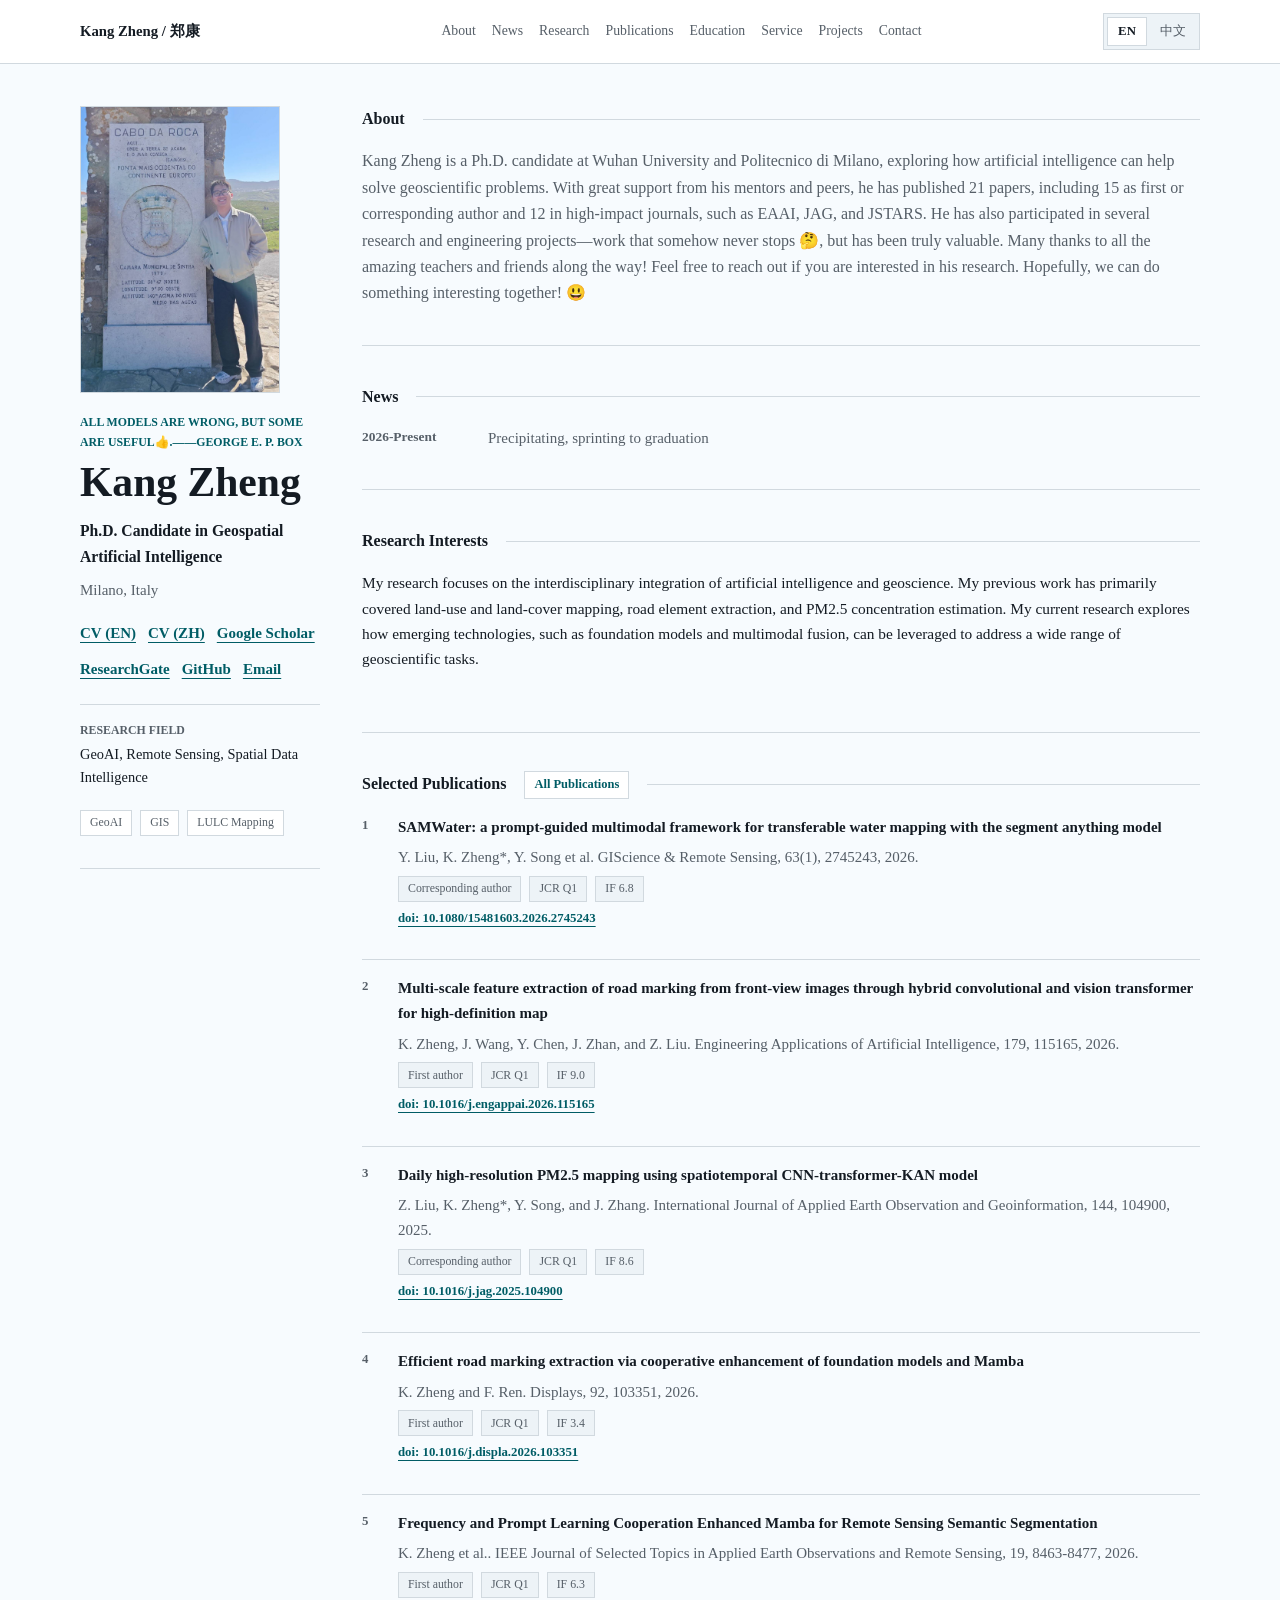
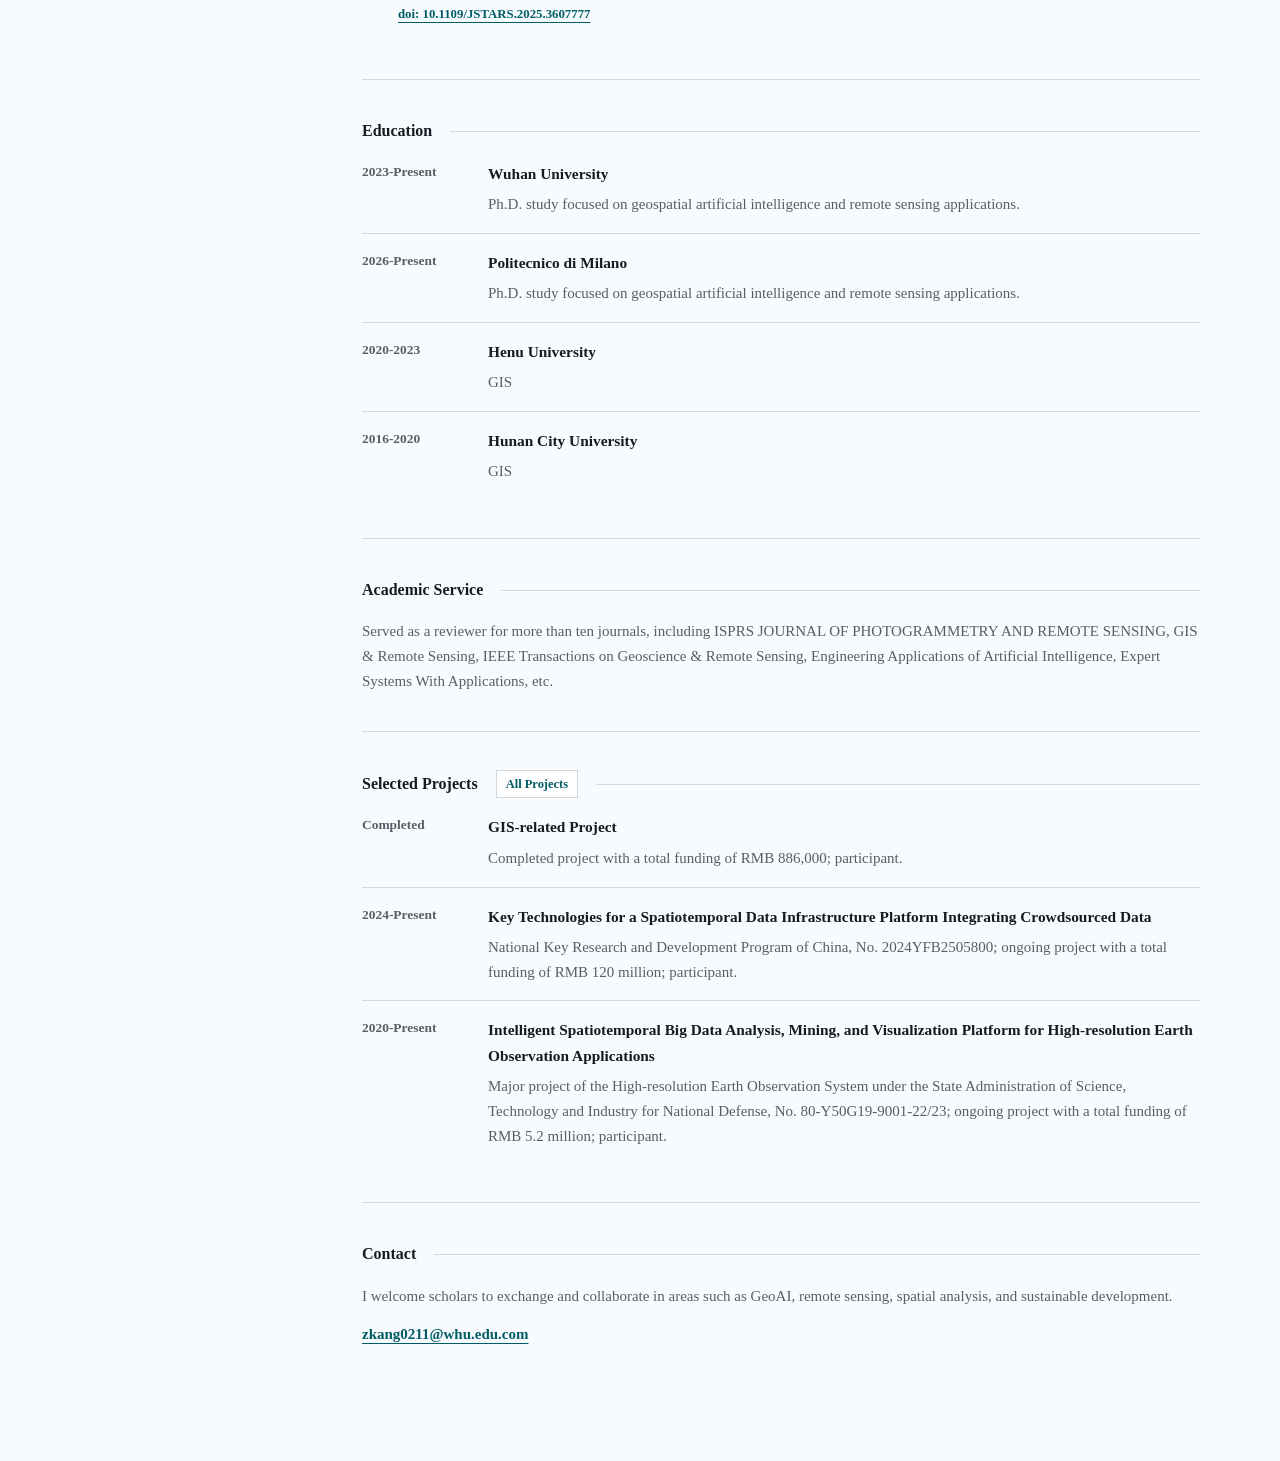
<file: index.html>
<!DOCTYPE html>
<html lang="en">
<head>
  <meta charset="UTF-8">
  <meta name="viewport" content="width=device-width, initial-scale=1.0">
  <meta name="description" content="Academic profile of Kang Zheng.">
  <title>Kang Zheng | Academic Profile</title>
  <link rel="stylesheet" href="styles.css">
</head>
<body>
  <header class="site-header">
    <a id="site-name" class="site-name" href="#about">Kang Zheng / 郑康</a>
    <nav id="site-nav" class="site-nav" aria-label="Primary navigation"></nav>
    <div id="language-switch" class="language-switch" aria-label="Language switcher"></div>
  </header>

  <main id="site-root" class="site-loading" aria-live="polite">
    Loading academic profile...
  </main>

  <script src="site-renderer.js"></script>
  <script src="script.js"></script>
</body>
</html>
</file>
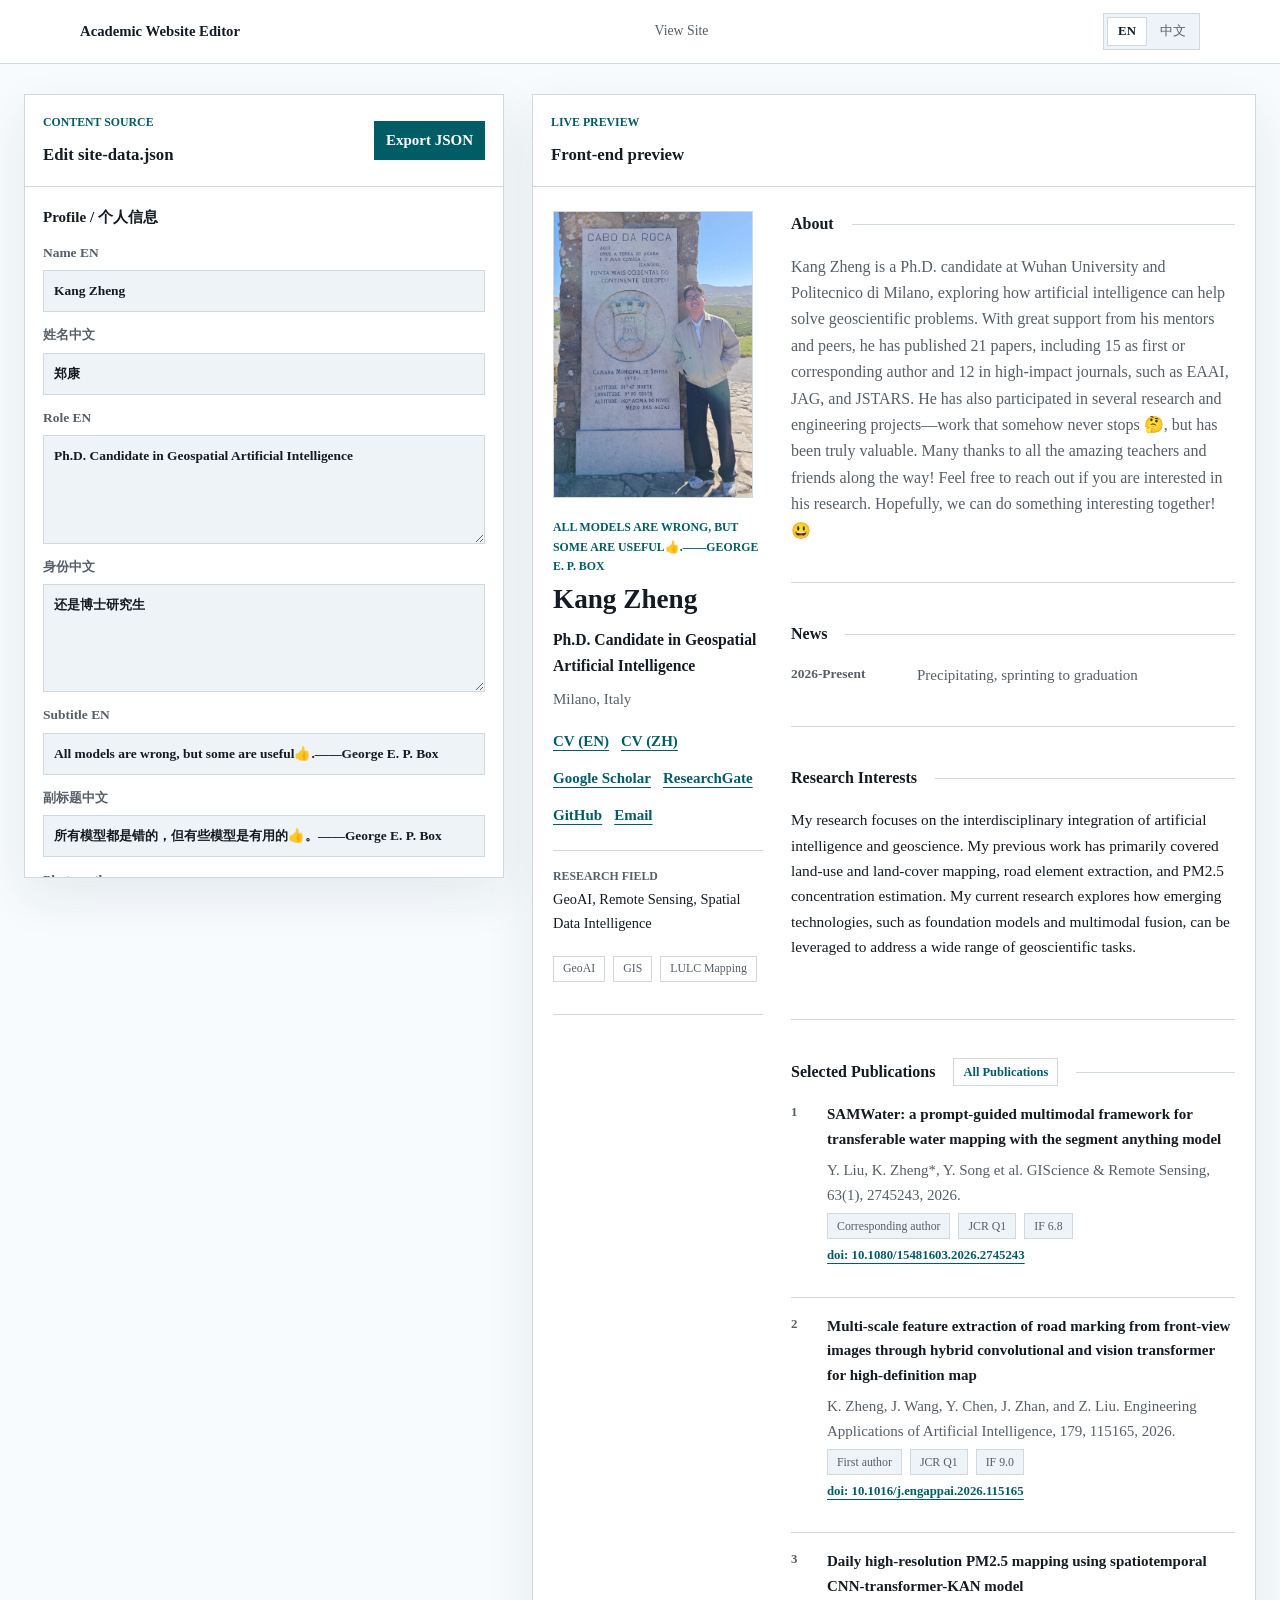
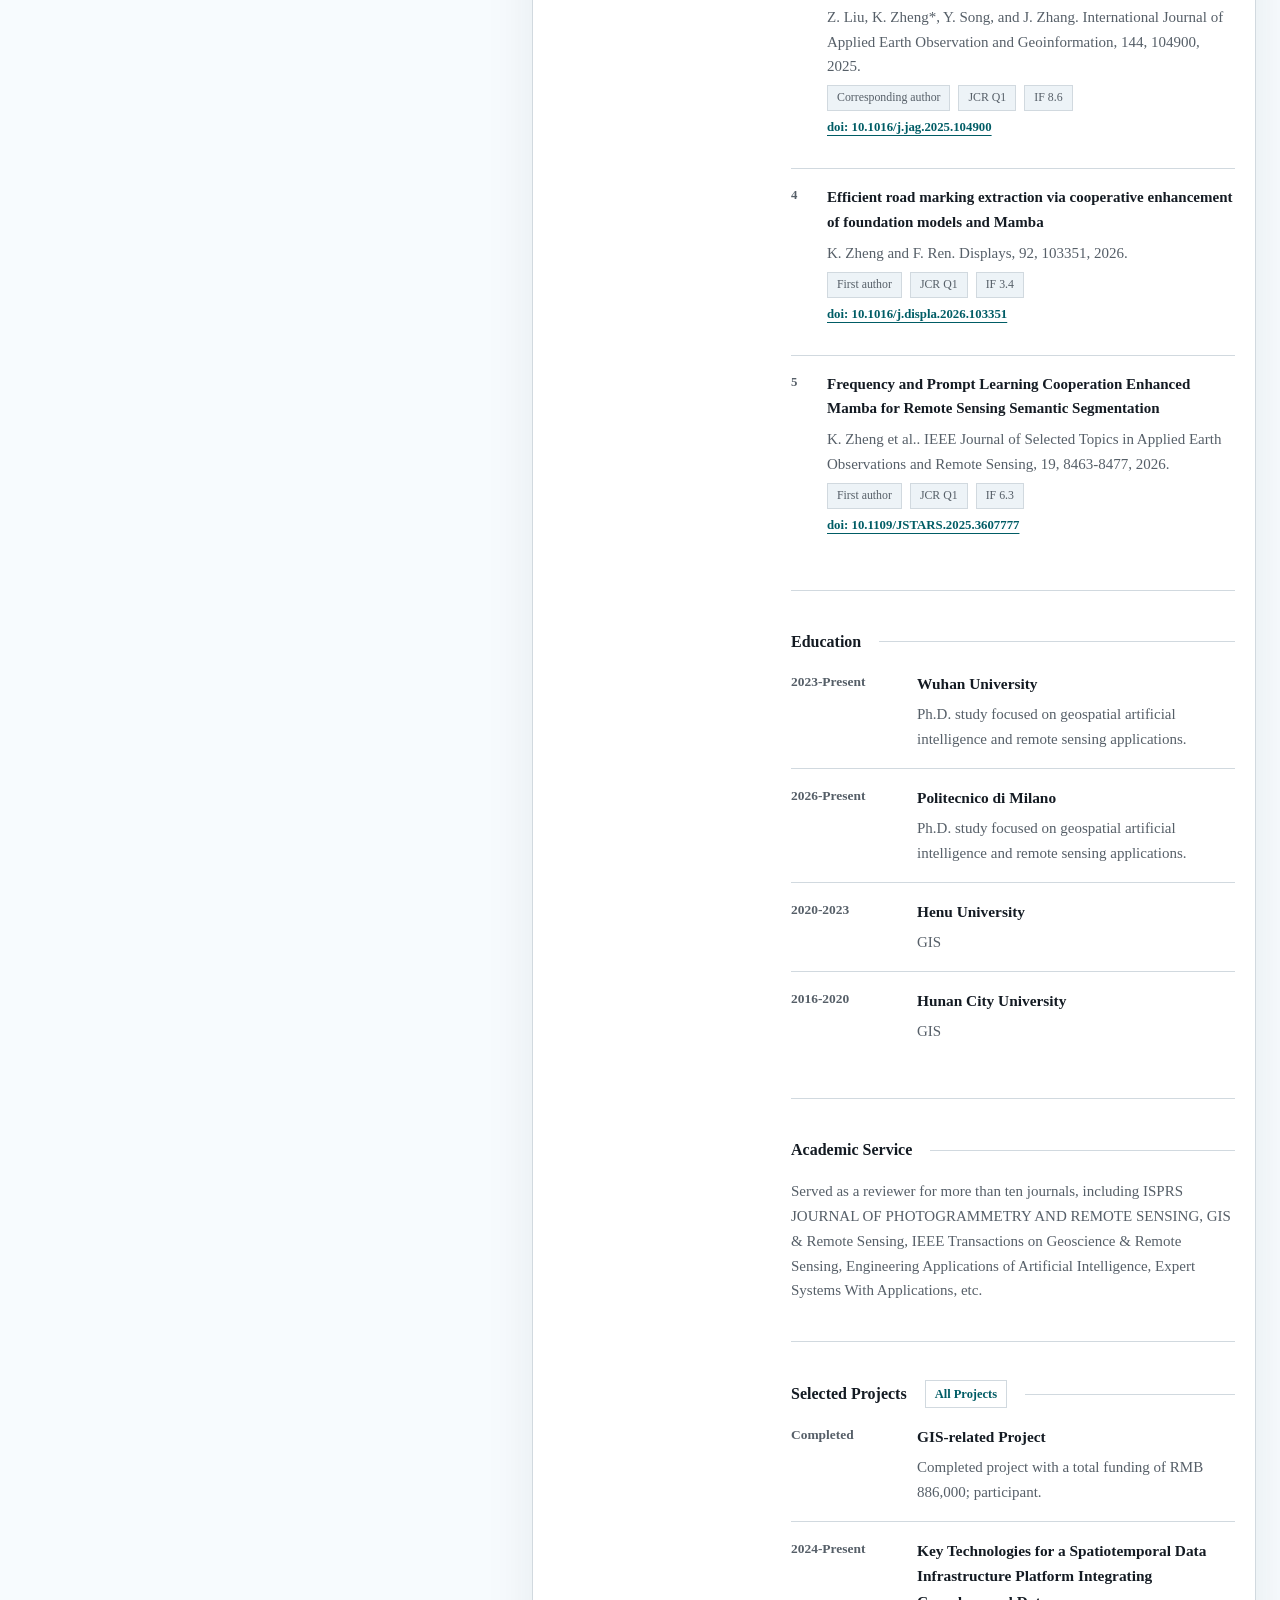
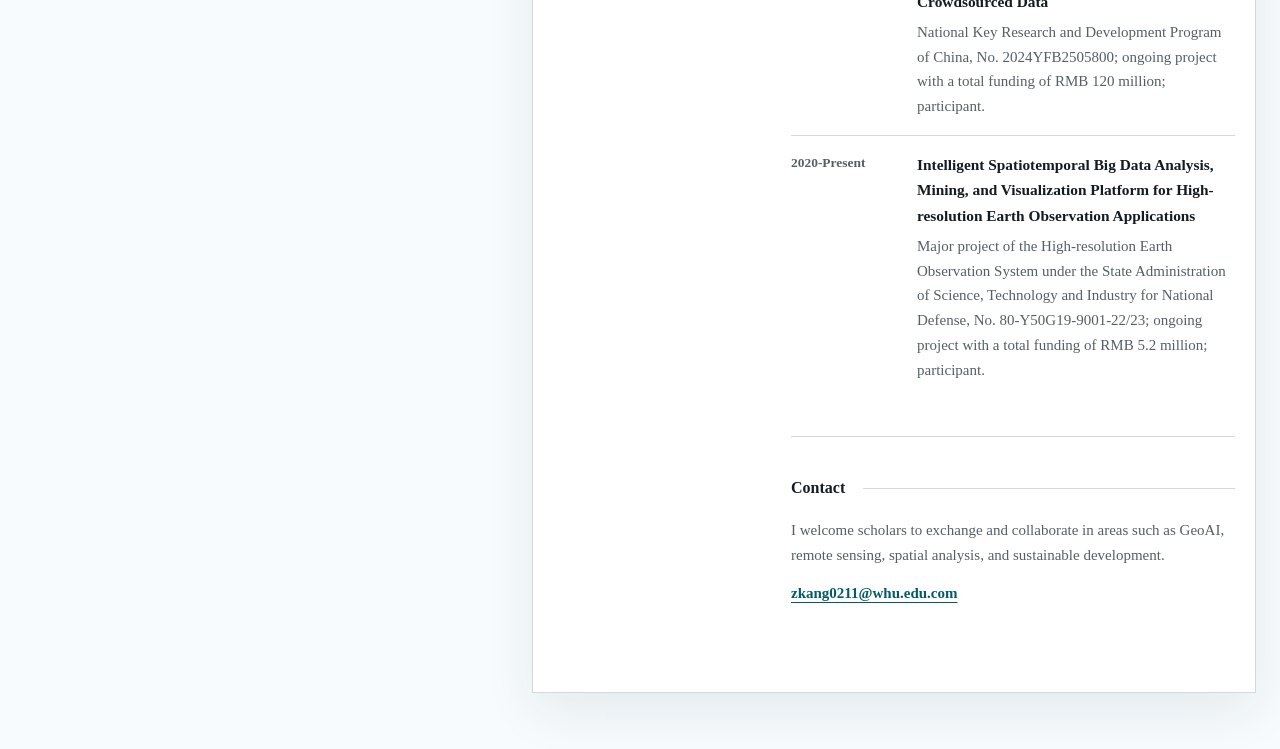
<file: admin.html>
<!DOCTYPE html>
<html lang="en">
<head>
  <meta charset="UTF-8">
  <meta name="viewport" content="width=device-width, initial-scale=1.0">
  <title>Academic Website Editor</title>
  <link rel="stylesheet" href="styles.css">
</head>
<body>
  <header class="site-header editor-header">
    <a class="site-name" href="index.html">Academic Website Editor</a>
    <nav class="site-nav" aria-label="Editor navigation">
      <a href="index.html">View Site</a>
    </nav>
    <div class="language-switch">
      <button class="language-button is-active" type="button" id="preview-en">EN</button>
      <button class="language-button" type="button" id="preview-zh">中文</button>
    </div>
  </header>

  <main class="admin-shell">
    <section class="editor-panel" aria-labelledby="editor-heading">
      <div class="panel-heading">
        <div>
          <p class="eyebrow">Content Source</p>
          <h1 id="editor-heading">Edit site-data.json</h1>
        </div>
        <button id="export-json" class="primary-button" type="button">Export JSON</button>
      </div>

      <div id="editor-root" class="editor-root" aria-live="polite"></div>

      <details class="import-box">
        <summary>Import JSON</summary>
        <textarea id="import-json" rows="8" spellcheck="false" placeholder="Paste site-data.json here"></textarea>
        <button id="apply-json" class="secondary-button" type="button">Load Pasted JSON</button>
      </details>
    </section>

    <section class="preview-panel" aria-labelledby="preview-heading">
      <div class="panel-heading">
        <div>
          <p class="eyebrow">Live Preview</p>
          <h2 id="preview-heading">Front-end preview</h2>
        </div>
      </div>
      <div id="preview-root" class="preview-root"></div>
    </section>
  </main>

  <script src="site-renderer.js"></script>
  <script src="admin.js"></script>
</body>
</html>
</file>
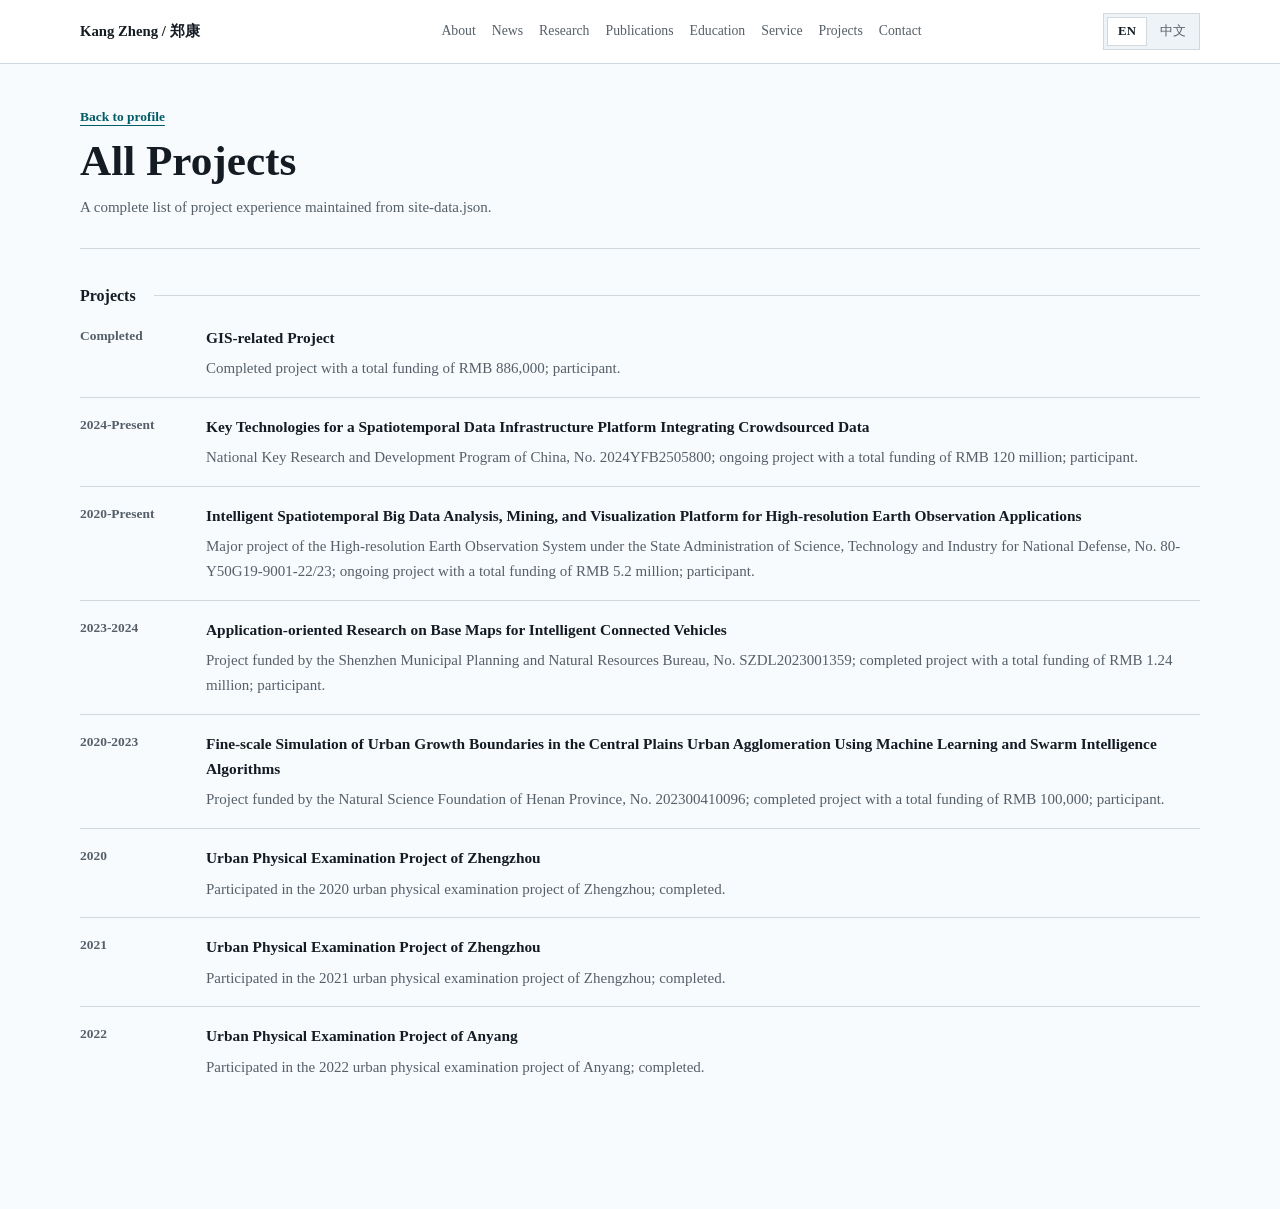
<file: projects.html>
<!DOCTYPE html>
<html lang="en">
<head>
  <meta charset="UTF-8">
  <meta name="viewport" content="width=device-width, initial-scale=1.0">
  <meta name="description" content="Full project list of Kang Zheng.">
  <title>Kang Zheng | Projects</title>
  <link rel="stylesheet" href="styles.css">
</head>
<body>
  <header class="site-header">
    <a id="site-name" class="site-name" href="index.html#about">Kang Zheng / 郑康</a>
    <nav id="site-nav" class="site-nav" aria-label="Primary navigation"></nav>
    <div id="language-switch" class="language-switch" aria-label="Language switcher"></div>
  </header>

  <main id="page-root" class="site-loading" data-page="projects" aria-live="polite">
    Loading projects...
  </main>

  <script src="site-renderer.js"></script>
  <script src="page.js"></script>
</body>
</html>
</file>
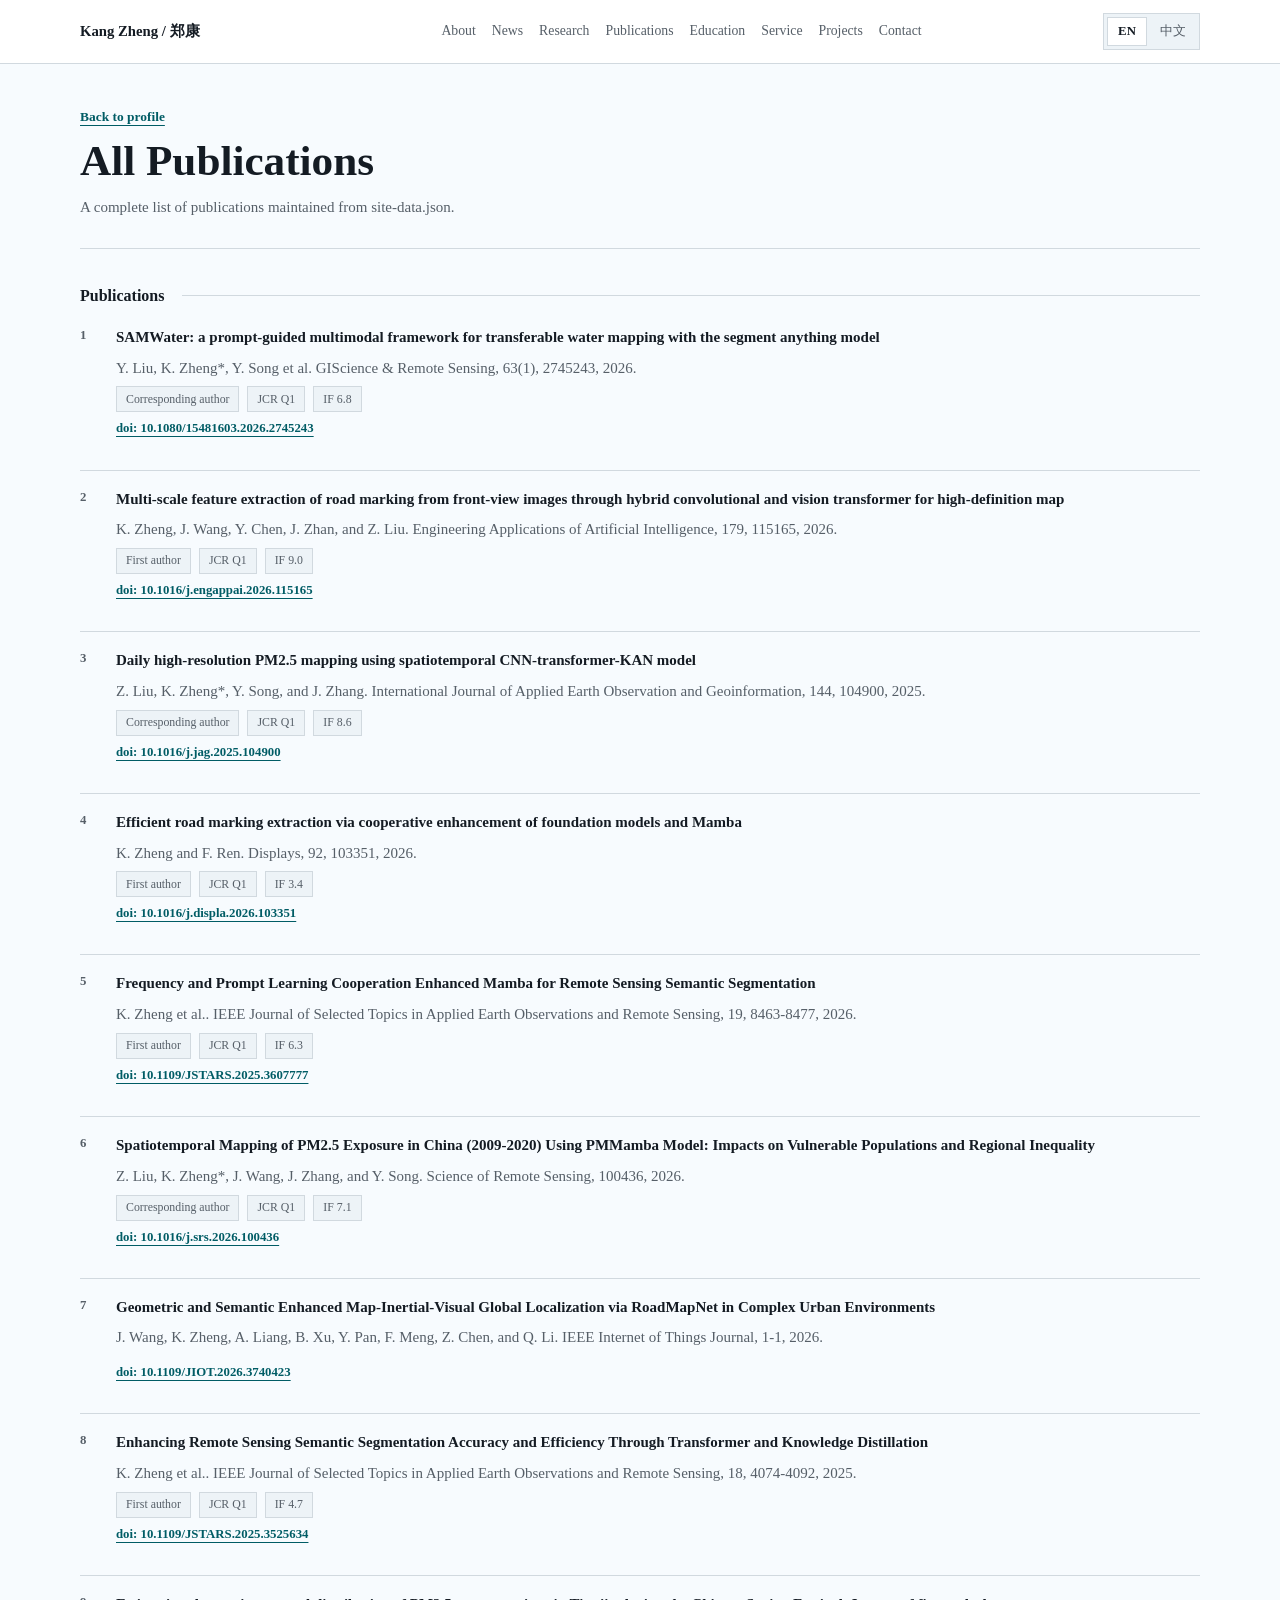
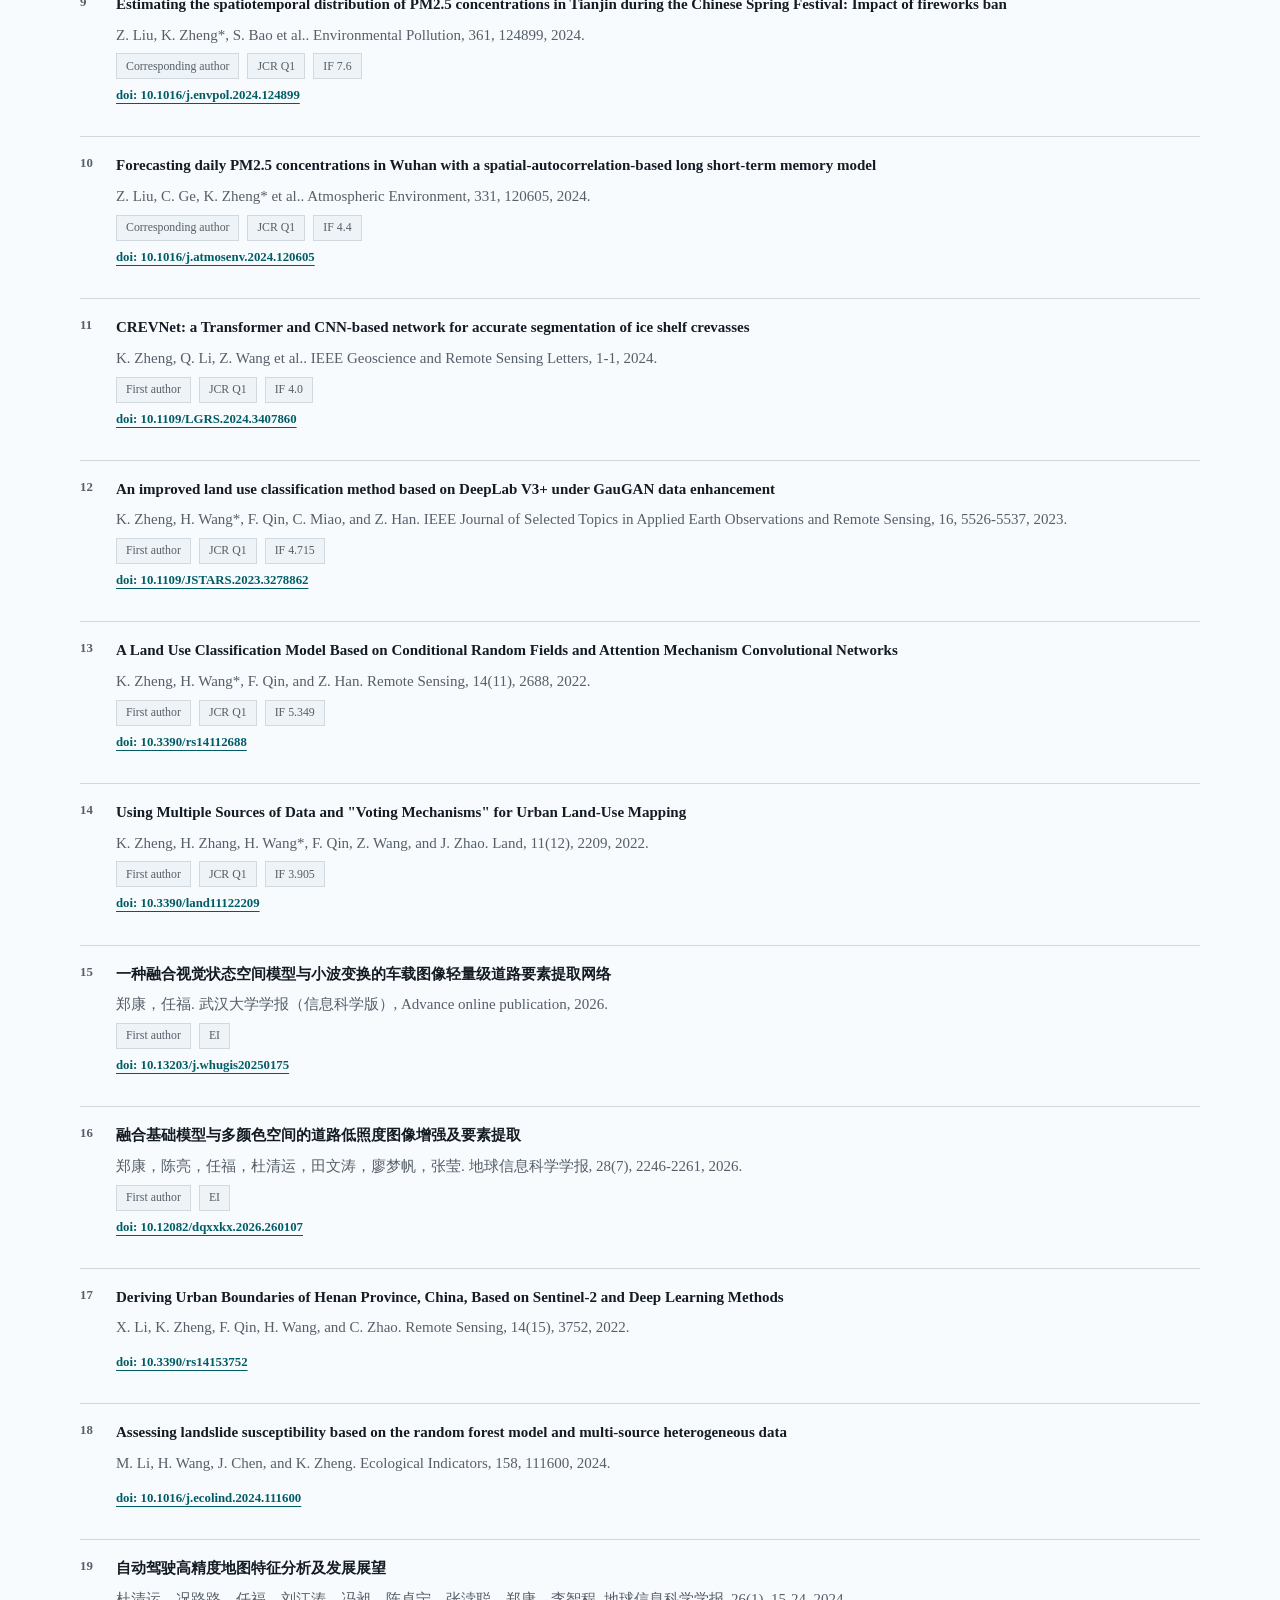
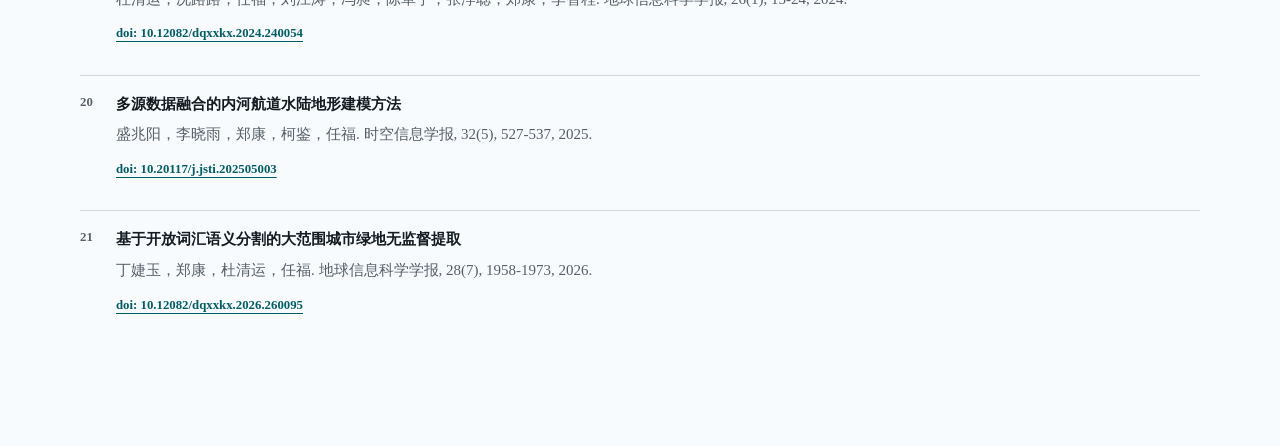
<file: publications.html>
<!DOCTYPE html>
<html lang="en">
<head>
  <meta charset="UTF-8">
  <meta name="viewport" content="width=device-width, initial-scale=1.0">
  <meta name="description" content="Full publication list of Kang Zheng.">
  <title>Kang Zheng | Publications</title>
  <link rel="stylesheet" href="styles.css">
</head>
<body>
  <header class="site-header">
    <a id="site-name" class="site-name" href="index.html#about">Kang Zheng / 郑康</a>
    <nav id="site-nav" class="site-nav" aria-label="Primary navigation"></nav>
    <div id="language-switch" class="language-switch" aria-label="Language switcher"></div>
  </header>

  <main id="page-root" class="site-loading" data-page="publications" aria-live="polite">
    Loading publications...
  </main>

  <script src="site-renderer.js"></script>
  <script src="page.js"></script>
</body>
</html>
</file>
<file: styles.css>
:root {
  color-scheme: light;
  --background: oklch(98.5% 0.006 240);
  --surface: oklch(100% 0 0);
  --surface-muted: oklch(96% 0.009 240);
  --text: oklch(22% 0.018 248);
  --muted: oklch(48% 0.018 248);
  --line: oklch(88% 0.012 240);
  --accent: oklch(43% 0.08 205);
  --accent-soft: oklch(92% 0.03 205);
  --shadow: 0 18px 48px oklch(24% 0.02 240 / 8%);
  --max-width: 1120px;
  --font-family-serif: "Times New Roman", Times, "Noto Serif SC", "Songti SC", SimSun, serif;
  --base-font-size: 15px;
}

* {
  box-sizing: border-box;
}

html {
  scroll-behavior: smooth;
}

body {
  margin: 0;
  background: var(--background);
  color: var(--text);
  font-family: var(--font-family-serif);
  font-size: var(--base-font-size);
  line-height: 1.65;
}

a {
  color: inherit;
}

button,
input,
textarea {
  font: inherit;
}

[hidden] {
  display: none !important;
}

.site-header {
  position: sticky;
  top: 0;
  z-index: 20;
  display: grid;
  grid-template-columns: minmax(180px, auto) 1fr auto;
  gap: 22px;
  align-items: center;
  min-height: 64px;
  padding: 0 max(24px, calc((100vw - var(--max-width)) / 2));
  border-bottom: 1px solid var(--line);
  background: oklch(100% 0 0 / 92%);
  backdrop-filter: blur(18px);
}

.site-name {
  color: var(--text);
  font-size: 0.92rem;
  font-weight: 700;
  text-decoration: none;
  white-space: nowrap;
}

.site-nav {
  display: flex;
  flex-wrap: wrap;
  justify-content: center;
  gap: 16px;
}

.site-nav a {
  color: var(--muted);
  font-size: 0.86rem;
  text-decoration: none;
}

.site-nav a:hover {
  color: var(--accent);
}

.language-switch {
  display: inline-flex;
  align-items: center;
  gap: 3px;
  padding: 3px;
  border: 1px solid var(--line);
  background: var(--surface-muted);
}

.language-button,
.primary-button,
.secondary-button {
  border: 1px solid transparent;
  background: transparent;
  color: var(--muted);
  cursor: pointer;
}

.language-button {
  min-width: 40px;
  min-height: 28px;
  padding: 3px 9px;
  font-size: 0.8rem;
}

.language-button.is-active {
  border-color: var(--line);
  background: var(--surface);
  color: var(--text);
  font-weight: 700;
}

.site-loading,
.load-error {
  width: min(var(--max-width), calc(100% - 48px));
  margin: 80px auto;
}

.academic-layout {
  display: grid;
  grid-template-columns: 240px minmax(0, 1fr);
  gap: 42px;
  width: min(var(--max-width), calc(100% - 48px));
  margin: 42px auto 76px;
  align-items: start;
}

.profile-sidebar {
  position: sticky;
  top: 96px;
  padding: 0 0 32px;
  border-bottom: 1px solid var(--line);
}

.profile-photo {
  width: min(100%, 200px);
  margin: 0 0 20px;
  overflow: visible;
  border: 1px solid var(--line);
  background: var(--surface-muted);
}

.profile-photo img {
  width: 100%;
  height: auto;
  display: block;
  object-fit: contain;
  object-position: center center;
}

.eyebrow {
  margin: 0 0 8px;
  color: var(--accent);
  font-size: 0.74rem;
  font-weight: 800;
  letter-spacing: 0;
  text-transform: uppercase;
}

.profile-copy h1 {
  margin: 0;
  font-size: clamp(1.65rem, 4vw, 2.6rem);
  line-height: 1.1;
}

.role {
  margin: 12px 0 8px;
  color: var(--text);
  font-size: 0.98rem;
  font-weight: 650;
}

.location {
  margin: 0 0 18px;
  color: var(--muted);
}

.profile-links {
  display: flex;
  flex-wrap: wrap;
  gap: 12px;
  margin: 0 0 22px;
}

.text-link {
  color: var(--accent);
  font-weight: 700;
  text-underline-offset: 4px;
}

.profile-details {
  display: grid;
  gap: 12px;
  margin: 0 0 20px;
  padding: 16px 0 0;
  border-top: 1px solid var(--line);
  list-style: none;
}

.profile-details li {
  display: grid;
  gap: 2px;
}

.detail-label {
  color: var(--muted);
  font-size: 0.74rem;
  font-weight: 700;
  text-transform: uppercase;
}

.detail-value {
  font-size: 0.9rem;
}

.tag-list,
.publication-tags {
  display: flex;
  flex-wrap: wrap;
  gap: 8px;
}

.tag {
  display: inline-flex;
  align-items: center;
  min-height: 26px;
  padding: 2px 9px;
  border: 1px solid var(--line);
  background: var(--surface);
  color: var(--muted);
  font-size: 0.74rem;
}

.tag.subtle {
  background: var(--surface-muted);
}

.content-column {
  display: grid;
  gap: 38px;
  min-width: 0;
}

.section-block {
  padding-bottom: 38px;
  border-bottom: 1px solid var(--line);
}

.section-block:last-child {
  border-bottom: 0;
}

.section-heading {
  display: flex;
  gap: 18px;
  align-items: center;
  margin-bottom: 16px;
}

.section-heading h2 {
  margin: 0;
  font-size: 1rem;
}

.section-rule {
  flex: 1;
  min-width: 40px;
  display: block;
  height: 1px;
  background: var(--line);
}

.section-action {
  display: inline-flex;
  align-items: center;
  min-height: 28px;
  padding: 2px 9px;
  border: 1px solid var(--line);
  background: var(--surface);
  color: var(--accent);
  font-size: 0.78rem;
  font-weight: 700;
  text-decoration: none;
  white-space: nowrap;
}

.section-action:hover {
  border-color: var(--accent);
}

.lead {
  margin: 0;
  color: var(--text);
  font-size: 1rem;
}

.timeline-list,
.publication-list,
.plain-list {
  display: grid;
  gap: 14px;
  margin: 0;
  padding: 0;
  list-style: none;
}

.timeline-list li,
.entry-item {
  display: grid;
  grid-template-columns: 108px minmax(0, 1fr);
  gap: 18px;
}

.timeline-list time,
.entry-item time {
  color: var(--muted);
  font-size: 0.84rem;
  font-weight: 700;
}

.timeline-list p,
.entry-item p,
.plain-list li,
.section-block > p {
  margin: 0;
  color: var(--muted);
}

.research-list {
  display: grid;
  gap: 16px;
}

.research-item,
.publication-list li,
.entry-item {
  padding: 16px 0;
  border-top: 1px solid var(--line);
}

.research-item:first-child,
.publication-list li:first-child,
.entry-item:first-child {
  padding-top: 0;
  border-top: 0;
}

.research-item h3,
.entry-item h3 {
  margin: 0 0 6px;
  font-size: 0.96rem;
}

.research-item h3 {
  font-weight: 400;
}

.research-item p {
  margin: 0;
  color: var(--muted);
}

.publication-list {
  counter-reset: publication;
}

.publication-list li {
  position: relative;
  display: grid;
  gap: 6px;
  padding-left: 36px;
  counter-increment: publication;
}

.publication-list li::before {
  content: counter(publication);
  position: absolute;
  left: 0;
  top: 16px;
  width: 24px;
  color: var(--muted);
  font-size: 0.8rem;
  font-weight: 800;
}

.publication-list li:first-child::before {
  top: 0;
}

.publication-title {
  margin: 0;
  color: var(--text);
  font-weight: 700;
}

.publication-meta {
  margin: 0;
  color: var(--muted);
}

.publication-doi {
  width: fit-content;
  font-size: 0.8rem;
}

.contact-link {
  display: inline-block;
  margin-top: 14px;
}

.detail-page {
  width: min(var(--max-width), calc(100% - 48px));
  margin: 42px auto 76px;
}

.detail-hero {
  display: grid;
  gap: 10px;
  padding-bottom: 28px;
  margin-bottom: 34px;
  border-bottom: 1px solid var(--line);
}

.detail-hero h1 {
  margin: 0;
  font-size: clamp(1.7rem, 4.5vw, 2.7rem);
  line-height: 1.08;
}

.detail-hero p {
  max-width: 760px;
  margin: 0;
  color: var(--muted);
}

.back-link {
  width: fit-content;
  font-size: 0.84rem;
}

.detail-list-block {
  border-bottom: 0;
}

.admin-shell {
  display: grid;
  grid-template-columns: minmax(320px, 480px) minmax(0, 1fr);
  gap: 28px;
  width: min(1440px, calc(100% - 48px));
  margin: 30px auto 56px;
  align-items: start;
}

.editor-panel,
.preview-panel {
  min-width: 0;
  border: 1px solid var(--line);
  background: var(--surface);
  box-shadow: var(--shadow);
}

.editor-panel {
  position: sticky;
  top: 92px;
  max-height: calc(100vh - 116px);
  overflow: auto;
}

.panel-heading {
  display: flex;
  justify-content: space-between;
  gap: 16px;
  align-items: center;
  padding: 18px;
  border-bottom: 1px solid var(--line);
}

.panel-heading h1,
.panel-heading h2 {
  margin: 0;
  font-size: 1.05rem;
}

.primary-button,
.secondary-button {
  min-height: 34px;
  padding: 6px 11px;
  border-color: var(--accent);
  background: var(--accent);
  color: white;
  font-weight: 700;
}

.secondary-button {
  border-color: var(--line);
  background: var(--surface);
  color: var(--text);
}

.editor-root {
  display: grid;
  gap: 16px;
  padding: 18px;
}

.editor-section {
  display: grid;
  gap: 12px;
  padding-bottom: 18px;
  border-bottom: 1px solid var(--line);
}

.editor-section h2 {
  margin: 0;
  font-size: 0.94rem;
}

.field-row {
  display: grid;
  gap: 6px;
  color: var(--muted);
  font-size: 0.84rem;
  font-weight: 700;
}

.field-row input,
.field-row textarea,
.editor-section textarea,
.import-box textarea {
  width: 100%;
  border: 1px solid var(--line);
  background: var(--surface-muted);
  color: var(--text);
  padding: 9px 10px;
  outline-color: var(--accent);
  resize: vertical;
}

.editor-hint {
  margin: -4px 0 0;
  color: var(--muted);
  font-size: 0.78rem;
}

.image-picker {
  display: grid;
  gap: 8px;
  padding: 10px;
  border: 1px solid var(--line);
  background: var(--surface);
}

.image-file-input {
  width: 100%;
  color: var(--muted);
  font-size: 0.82rem;
}

.section-order-list {
  display: grid;
  gap: 8px;
}

.section-order-item {
  display: grid;
  grid-template-columns: minmax(0, 1fr) auto;
  gap: 10px;
  align-items: center;
  padding: 10px;
  border: 1px solid var(--line);
  background: var(--surface-muted);
}

.section-order-item > span {
  color: var(--text);
  font-size: 0.86rem;
  font-weight: 700;
}

.order-actions {
  display: inline-flex;
  gap: 6px;
}

.order-button {
  min-height: 28px;
  padding: 4px 8px;
  font-size: 0.78rem;
}

.order-button:disabled {
  cursor: not-allowed;
  opacity: 0.45;
}

.import-box {
  padding: 0 20px 20px;
}

.import-box summary {
  cursor: pointer;
  color: var(--accent);
  font-weight: 700;
}

.import-box textarea {
  margin: 12px 0;
}

.preview-root {
  padding: 0 0 24px;
}

.preview-root .academic-layout {
  width: min(100%, 980px);
  margin: 24px auto;
  padding: 0 20px;
  grid-template-columns: 210px minmax(0, 1fr);
  gap: 28px;
}

.preview-root .profile-copy h1 {
  font-size: 1.7rem;
}

@media (max-width: 980px) {
  .site-header {
    grid-template-columns: 1fr auto;
    gap: 12px;
    padding: 14px 24px;
  }

  .site-nav {
    grid-column: 1 / -1;
    justify-content: flex-start;
  }

  .academic-layout,
  .admin-shell,
  .preview-root .academic-layout {
    grid-template-columns: 1fr;
  }

  .profile-sidebar,
  .editor-panel {
    position: static;
  }

  .profile-photo {
    max-width: 200px;
  }
}

@media (max-width: 640px) {
  .site-header {
    padding: 12px 18px;
  }

  .site-nav {
    gap: 10px 14px;
  }

  .academic-layout,
  .admin-shell {
    width: min(100% - 32px, var(--max-width));
    margin-top: 28px;
  }

  .timeline-list li,
  .entry-item {
    grid-template-columns: 1fr;
    gap: 4px;
  }

  .section-action {
    width: fit-content;
  }

  .panel-heading {
    align-items: flex-start;
    flex-direction: column;
  }
}

@media (prefers-reduced-motion: reduce) {
  *,
  *::before,
  *::after {
    scroll-behavior: auto !important;
    transition-duration: 0.01ms !important;
    animation-duration: 0.01ms !important;
    animation-iteration-count: 1 !important;
  }
}
</file>
